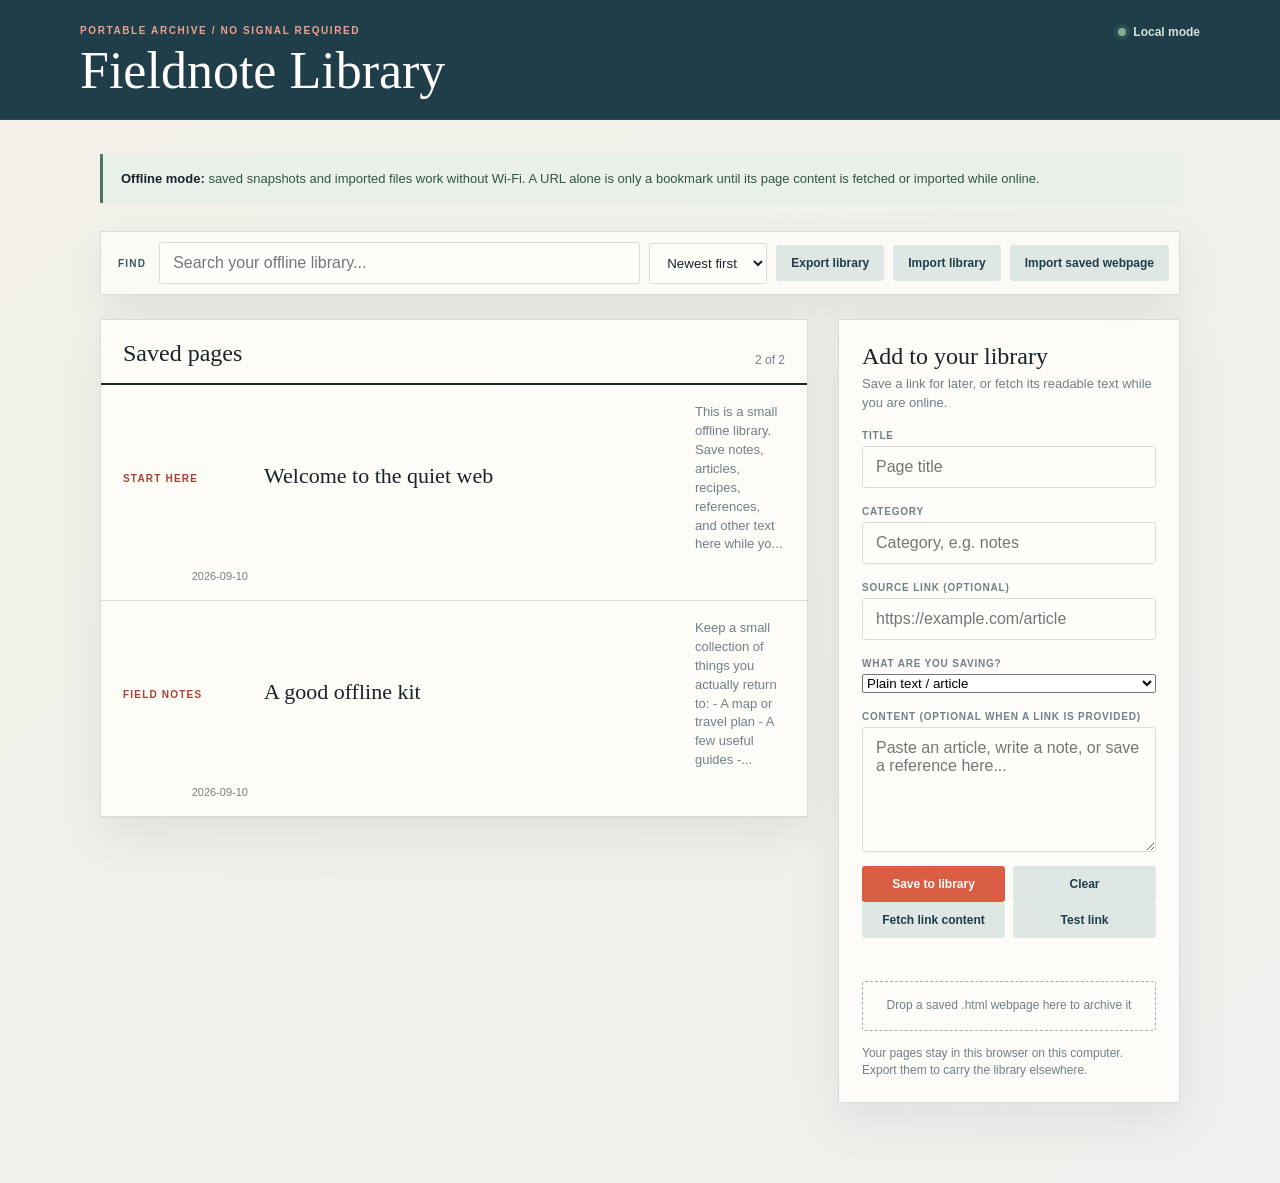
<file: legacy/offline-library.html>
<!doctype html>
<html lang="en">
<head>
  <meta charset="utf-8">
  <meta name="viewport" content="width=device-width, initial-scale=1">
  <title>Fieldnote Offline Library</title>
  <meta name="theme-color" content="#c94d35">
  <link rel="manifest" href="/manifest.webmanifest">
  <style>
    :root {
      --ink: #18232c;
      --muted: #71808a;
      --paper: #f4f1ea;
      --panel: #fffefa;
      --line: #d8ddd9;
      --accent: #d95d42;
      --accent-dark: #a94231;
      --blue: #315968;
      --blue-dark: #203d4a;
      --green: #4f7562;
      --shadow: 0 18px 45px rgba(29, 43, 49, .08);
    }

    * { box-sizing: border-box; }
    body {
      margin: 0;
      color: var(--ink);
      background: linear-gradient(135deg, #f4f1ea 0%, #eef1ed 100%);
      font-family: Georgia, "Times New Roman", serif;
    }

    header {
      padding: 25px clamp(20px, 6vw, 80px) 22px;
      border-bottom: 1px solid #294955;
      background: var(--blue-dark);
      color: #fffefa;
    }

    .topline, main { max-width: 1120px; margin: auto; }
    .topline { display: flex; justify-content: space-between; align-items: start; gap: 20px; }
    .eyebrow { margin: 0 0 9px; color: #eaa18e; font: 700 10px/1.2 "Trebuchet MS", sans-serif; letter-spacing: .16em; text-transform: uppercase; }
    h1 { margin: 0; font-size: clamp(30px, 5vw, 52px); line-height: .98; font-weight: 400; }
    .status { color: #d4e2dc; font: 700 12px "Trebuchet MS", sans-serif; white-space: nowrap; }
    .status::before { content: ""; display: inline-block; width: 8px; height: 8px; margin-right: 7px; border-radius: 50%; background: #79b18d; box-shadow: 0 0 0 4px rgba(121, 177, 141, .14); }

    main { padding: 34px 20px 80px; }
    .toolbar { display: flex; flex-wrap: wrap; gap: 9px; align-items: center; margin-bottom: 24px; padding: 10px; border: 1px solid var(--line); background: rgba(255, 254, 250, .72); box-shadow: var(--shadow); }
    .toolbar-label { padding: 0 4px 0 7px; color: var(--blue); font: 700 10px "Trebuchet MS", sans-serif; letter-spacing: .12em; text-transform: uppercase; }
    input, textarea, button { font: inherit; }
    input, textarea { border: 1px solid var(--line); border-radius: 3px; background: var(--panel); color: var(--ink); padding: 11px 13px; }
    #search { flex: 1 1 260px; font-family: "Trebuchet MS", sans-serif; }
    #sort { border: 1px solid var(--line); border-radius: 3px; background: var(--panel); color: var(--ink); padding: 11px 13px; }
    button { border: 0; border-radius: 3px; padding: 11px 15px; cursor: pointer; font-family: "Trebuchet MS", sans-serif; font-size: 12px; font-weight: 700; }
    button.primary { color: white; background: var(--accent); }
    button.primary:hover { background: var(--accent-dark); }
    button.quiet { color: var(--blue-dark); background: #dfe7e4; }
    button.icon { padding: 8px 10px; background: transparent; color: var(--muted); }
    button.icon:hover { color: var(--accent-dark); }

    .layout { display: grid; grid-template-columns: minmax(0, 1fr) 342px; gap: 30px; align-items: start; }
    .library, .reader, .composer { background: rgba(255, 254, 250, .88); border: 1px solid var(--line); box-shadow: var(--shadow); }
    .library { min-height: 430px; }
    .section-head { display: flex; justify-content: space-between; align-items: end; padding: 20px 22px 16px; border-bottom: 2px solid var(--ink); }
    h2, h3 { margin: 0; font-weight: 400; }
    h2 { font-size: 24px; }
    h3 { font-size: 25px; }
    .count { color: var(--muted); font: 12px "Trebuchet MS", sans-serif; }
    #cards { display: grid; gap: 0; }
    .card { display: grid; grid-template-columns: 125px minmax(0, 1fr) 90px; gap: 16px; align-items: center; min-height: 112px; padding: 18px 22px; border-bottom: 1px solid var(--line); background: transparent; cursor: pointer; transition: background .15s, padding .15s; }
    .card:hover { padding-left: 27px; background: #f0f5f2; }
    .card-tag { color: var(--accent-dark); font: 700 10px "Trebuchet MS", sans-serif; letter-spacing: .12em; text-transform: uppercase; }
    .card h3 { margin: 0 0 6px; font-size: 22px; }
    .card p { margin: 0; color: var(--muted); font: 13px/1.45 "Trebuchet MS", sans-serif; }
    .card-date { display: block; color: var(--muted); font: 11px "Trebuchet MS", sans-serif; text-align: right; }
    .empty { padding: 45px 25px; color: var(--muted); text-align: center; }

    .side { display: grid; gap: 18px; }
    .composer { padding: 23px; }
    .composer h2 { margin-bottom: 5px; }
    .composer input, .composer textarea, .composer select { width: 100%; margin-bottom: 10px; font-family: Arial, sans-serif; }
    .composer-intro { margin: 0 0 17px; color: var(--muted); font: 13px/1.45 "Trebuchet MS", sans-serif; }
    .field-label { display: block; margin: 8px 0 5px; color: var(--muted); font: 700 10px "Trebuchet MS", sans-serif; letter-spacing: .08em; text-transform: uppercase; }
    .composer textarea { min-height: 125px; resize: vertical; }
    .actions { display: flex; gap: 8px; }
    .actions button { flex: 1; }
    .fetch-status { min-height: 18px; margin: 11px 0 0; color: var(--muted); font: 12px/1.4 "Trebuchet MS", sans-serif; }
    .dropzone { margin-top: 14px; padding: 15px; border: 1px dashed #9fb2ae; border-radius: 3px; color: var(--muted); font: 12px/1.45 "Trebuchet MS", sans-serif; text-align: center; }
    .dropzone.dragging { border-color: var(--accent); background: #fff2e4; color: var(--accent-dark); }
    .diagnostic { margin: 0 0 28px; padding: 15px 18px; border-left: 3px solid var(--green); background: #eaf1eb; color: #315443; font: 13px/1.5 Arial, sans-serif; }
    .diagnostic strong { color: var(--ink); }
    .hint { margin: 14px 0 0; color: var(--muted); font: 12px/1.45 "Trebuchet MS", sans-serif; }

    .reader { display: none; margin-top: 30px; padding: clamp(25px, 5vw, 58px); }
    .reader.open { display: block; }
    .reader-meta { color: var(--accent-dark); font: 700 11px "Trebuchet MS", sans-serif; letter-spacing: .12em; text-transform: uppercase; }
    .reader h2 { margin: 12px 0 22px; font-size: clamp(30px, 5vw, 46px); }
    .reader-content { max-width: 720px; white-space: pre-wrap; font-size: 18px; line-height: 1.7; }
    .reader-content.code { padding: 18px; overflow-x: auto; background: #202426; color: #f5f0e7; font: 14px/1.6 Consolas, "Courier New", monospace; white-space: pre; }
    .page-preview { display: none; width: 100%; min-height: 520px; border: 1px solid var(--line); background: white; }
    .page-preview.open { display: block; }
    .reader-bar { display: flex; justify-content: space-between; align-items: center; gap: 10px; margin-top: 35px; padding-top: 15px; border-top: 1px solid var(--line); }
    .reader-actions { display: flex; flex-wrap: wrap; gap: 8px; }
    .reader-source { margin-top: 10px; color: var(--muted); font: 12px/1.4 "Trebuchet MS", sans-serif; overflow-wrap: anywhere; }
    .reader-source a { color: var(--accent-dark); }

    @media (max-width: 760px) {
      .topline { display: block; }
      .status { display: block; margin-top: 18px; }
      .layout { grid-template-columns: 1fr; }
      .card { grid-template-columns: 1fr 82px; gap: 6px 14px; }
      .card-tag { grid-column: 1 / -1; }
      .card h3, .card p { grid-column: 1; }
      .card-date { grid-column: 2; grid-row: 2 / span 2; }
      .reader-bar { align-items: flex-start; flex-direction: column; }
    }
  </style>
</head>
<body>
  <header>
    <div class="topline">
      <div>
        <p class="eyebrow">Portable archive / no signal required</p>
        <h1>Fieldnote Library</h1>
      </div>
      <div class="status">Local mode</div>
    </div>
  </header>

  <main>
    <p class="diagnostic"><strong>Offline mode:</strong> saved snapshots and imported files work without Wi-Fi. A URL alone is only a bookmark until its page content is fetched or imported while online.</p>
    <div class="toolbar">
      <span class="toolbar-label">Find</span>
      <input id="search" type="search" placeholder="Search your offline library..." aria-label="Search your offline library">
      <select id="sort" aria-label="Sort saved pages">
        <option value="recent">Newest first</option>
        <option value="oldest">Oldest first</option>
        <option value="title">Title A-Z</option>
        <option value="tag">Category</option>
      </select>
      <button id="export" class="quiet">Export library</button>
      <button id="importButton" class="quiet">Import library</button>
      <input id="importFile" type="file" accept="application/json" hidden>
      <button id="importPageButton" class="quiet">Import saved webpage</button>
      <input id="importPageFile" type="file" accept=".html,.htm,text/html" hidden>
    </div>

    <div class="layout">
      <section class="library" aria-label="Saved pages">
        <div class="section-head">
          <h2>Saved pages</h2>
          <span id="count" class="count"></span>
        </div>
        <div id="cards"></div>
      </section>

      <aside class="side">
        <section class="composer">
          <h2>Add to your library</h2>
          <p class="composer-intro">Save a link for later, or fetch its readable text while you are online.</p>
          <label class="field-label" for="title">Title</label>
          <input id="title" placeholder="Page title" maxlength="80">
          <label class="field-label" for="tag">Category</label>
          <input id="tag" placeholder="Category, e.g. notes" maxlength="30">
          <label class="field-label" for="url">Source link <span>(optional)</span></label>
          <input id="url" type="url" placeholder="https://example.com/article" aria-label="Page URL">
          <label class="field-label" for="contentType">What are you saving?</label>
          <select id="contentType" aria-label="Content type">
            <option value="text">Plain text / article</option>
            <option value="code">Code / source</option>
          </select>
          <label class="field-label" for="content">Content <span>(optional when a link is provided)</span></label>
          <textarea id="content" placeholder="Paste an article, write a note, or save a reference here..."></textarea>
          <div class="actions">
            <button id="save" class="primary">Save to library</button>
            <button id="clear" class="quiet">Clear</button>
          </div>
          <div class="actions">
            <button id="fetch" class="quiet">Fetch link content</button>
            <button id="openLink" class="quiet">Test link</button>
          </div>
          <p id="fetchStatus" class="fetch-status" aria-live="polite"></p>
          <div id="dropzone" class="dropzone">Drop a saved .html webpage here to archive it</div>
          <p class="hint">Your pages stay in this browser on this computer. Export them to carry the library elsewhere.</p>
        </section>
      </aside>
    </div>

    <article id="reader" class="reader" aria-live="polite">
      <div id="readerTag" class="reader-meta"></div>
      <h2 id="readerTitle"></h2>
      <div id="readerSource" class="reader-source"></div>
      <div id="readerContent" class="reader-content"></div>
      <iframe id="pagePreview" class="page-preview" title="Offline page preview" sandbox></iframe>
      <div class="reader-bar">
        <span id="readerDate" class="count"></span>
        <div class="reader-actions">
          <button id="fetchSaved" class="quiet">Fetch source</button>
          <button id="openSaved" class="quiet">Open source</button>
          <button id="delete" class="icon">Delete page</button>
        </div>
      </div>
    </article>
  </main>

  <script>
    const storageKey = "fieldnote-library-v1";
    const starterPages = [
      { id: "welcome", title: "Welcome to the quiet web", tag: "start here", content: "This is a small offline library.\n\nSave notes, articles, recipes, references, and other text here while you have a connection. Later, the library remains readable with no signal at all.", created: "2026-09-10" },
      { id: "packing", title: "A good offline kit", tag: "field notes", content: "Keep a small collection of things you actually return to:\n\n- A map or travel plan\n- A few useful guides\n- Emergency contacts\n- Favorite recipes\n- Reference notes for a project\n\nThe best archive is selective, searchable, and boringly reliable.", created: "2026-09-10" }
    ];

    let pages = loadPages();
    let selectedId = null;

    const $ = (id) => document.getElementById(id);

    function loadPages() {
      try {
        const saved = JSON.parse(localStorage.getItem(storageKey));
        return Array.isArray(saved) && saved.length ? saved : starterPages;
      } catch (error) {
        return starterPages;
      }
    }

    function savePages() {
      try {
        localStorage.setItem(storageKey, JSON.stringify(pages));
      } catch (error) {
        alert("The browser storage limit was reached. Export the library, then remove some large pages.");
      }
    }

    function render() {
      const query = $("search").value.trim().toLowerCase();
      const visible = pages.filter((page) => (page.title + " " + page.tag + " " + page.content).toLowerCase().includes(query));
      visible.sort((first, second) => {
        const sort = $("sort").value;
        if (sort === "title") return first.title.localeCompare(second.title);
        if (sort === "tag") return (first.tag || "").localeCompare(second.tag || "");
        if (sort === "oldest") return first.created.localeCompare(second.created);
        return second.created.localeCompare(first.created);
      });
      $("count").textContent = visible.length + " of " + pages.length;
      $("cards").innerHTML = visible.length ? visible.map((page) => `
        <div class="card" data-id="${escapeHtml(page.id)}">
          <span class="card-tag">${escapeHtml(page.tag || "saved page")}</span>
          <h3>${escapeHtml(page.title)}</h3>
          <p>${escapeHtml(page.content.slice(0, 105))}${page.content.length > 105 ? "..." : ""}</p>
          <span class="card-date">${escapeHtml(page.created)}</span>
        </div>`).join("") : '<div class="empty">Nothing in the library matches that search.</div>';

      document.querySelectorAll(".card").forEach((card) => card.addEventListener("click", () => openPage(card.dataset.id)));
      if (selectedId && pages.some((page) => page.id === selectedId)) openPage(selectedId, false);
    }

    function openPage(id, scroll = true) {
      const page = pages.find((item) => item.id === id);
      if (!page) return;
      selectedId = id;
      $("readerTag").textContent = page.tag || "saved page";
      $("readerTitle").textContent = page.title;
      const readerContent = $("readerContent");
      const pagePreview = $("pagePreview");
      readerContent.classList.toggle("code", page.contentType === "code");
      readerContent.textContent = page.content + (page.url ? "\n\nSource: " + page.url : "");
      readerContent.style.display = page.htmlContent ? "none" : "block";
      pagePreview.classList.toggle("open", Boolean(page.htmlContent));
      pagePreview.srcdoc = page.htmlContent || "";
      $("readerSource").innerHTML = page.url ? "Source link: <a href=\"" + escapeHtml(page.url) + "\" target=\"_blank\" rel=\"noopener noreferrer\">" + escapeHtml(page.url) + "</a>" : "Saved locally without a source link.";
      $("readerDate").textContent = "Saved " + page.created;
      $("fetchSaved").style.display = page.url ? "inline-block" : "none";
      $("openSaved").style.display = page.url ? "inline-block" : "none";
      $("reader").classList.add("open");
      if (scroll) $("reader").scrollIntoView({ behavior: "smooth", block: "start" });
    }

    function escapeHtml(value) {
      return String(value).replace(/[&<>'"]/g, (character) => ({ "&": "&amp;", "<": "&lt;", ">": "&gt;", "'": "&#39;", '"': "&quot;" }[character]));
    }

    function getUrl() {
      const value = $("url").value.trim();
      if (!value) return "";
      try {
        const parsed = new URL(value);
        if (parsed.protocol !== "http:" && parsed.protocol !== "https:") throw new Error("Unsupported protocol");
        return parsed.href;
      } catch (error) {
        throw new Error("Enter a complete http:// or https:// link.");
      }
    }

    function addPage(title, tag, content, url) {
      const page = { id: "page-" + Date.now(), title, tag: tag || "saved page", content, url: url || "", contentType: $("contentType").value, created: new Date().toISOString().slice(0, 10) };
      pages.unshift(page);
      savePages();
      render();
      openPage(page.id);
      return page;
    }

    function makeOfflineSnapshot(documentCopy) {
      documentCopy.querySelectorAll("script, noscript, iframe, object, embed, form, input, button").forEach((element) => element.remove());
      documentCopy.querySelectorAll("a").forEach((link) => {
        link.setAttribute("target", "_blank");
        link.setAttribute("rel", "noopener noreferrer");
      });
      const styles = Array.from(documentCopy.querySelectorAll("style")).map((style) => style.outerHTML).join("\n");
      const body = documentCopy.body ? documentCopy.body.innerHTML : "";
      return "<!doctype html><html><head><meta charset=\"utf-8\"><style>body{margin:24px;font-family:system-ui,Arial,sans-serif;line-height:1.6;color:#202426}img{max-width:100%;height:auto}pre{overflow:auto;padding:12px;background:#eee}</style>" + styles + "</head><body>" + body + "</body></html>";
    }

    function readPageContent(documentCopy) {
      documentCopy.querySelectorAll("script, style, noscript, nav, footer, header").forEach((element) => element.remove());
      return (documentCopy.body ? documentCopy.body.innerText : "").replace(/\n{3,}/g, "\n\n").trim();
    }

    async function fetchSnapshot(url) {
      try {
        const localResponse = await fetch("/api/fetch?url=" + encodeURIComponent(url));
        if (localResponse.ok) {
          const localResult = await localResponse.json();
          if (localResult.snapshot) return localResult;
        }
      } catch (error) {
        // The app can still use the browser fetch when the companion service is not running.
      }

      const response = await fetch(url, { mode: "cors" });
      if (!response.ok) throw new Error("The site returned " + response.status + ".");
      const html = await response.text();
      const documentCopy = new DOMParser().parseFromString(html, "text/html");
      const snapshot = makeOfflineSnapshot(documentCopy);
      const contentDocument = new DOMParser().parseFromString(snapshot, "text/html");
      return {
        title: documentCopy.title || url,
        snapshot,
        content: readPageContent(contentDocument)
      };
    }

    function importHtmlFile(file) {
      if (!file || !/\.html?$/i.test(file.name)) {
        alert("Choose a saved .html or .htm webpage.");
        return;
      }
      const reader = new FileReader();
      reader.onload = () => {
        const documentCopy = new DOMParser().parseFromString(reader.result, "text/html");
        const snapshot = makeOfflineSnapshot(documentCopy);
        const contentDocument = new DOMParser().parseFromString(snapshot, "text/html");
        const content = readPageContent(contentDocument);
        if (!content) {
          alert("That webpage did not contain readable content.");
          return;
        }
        const importedPage = addPage(documentCopy.title || file.name, "imported webpage", content, "");
        importedPage.htmlContent = snapshot;
        savePages();
        render();
        openPage(importedPage.id, false);
      };
      reader.readAsText(file);
    }

    $("search").addEventListener("input", render);
    $("sort").addEventListener("change", render);
    $("save").addEventListener("click", () => {
      const title = $("title").value.trim();
      const content = $("content").value.trim();
      let url;
      try {
        url = getUrl();
      } catch (error) {
        alert(error.message);
        return;
      }
      if (!title || (!content && !url)) {
        alert("Add a title and some content or a link first.");
        return;
      }
      addPage(title, $("tag").value.trim(), content || "Saved link. Fetch the source when you are online.", url);
      $("title").value = "";
      $("tag").value = "";
      $("url").value = "";
      $("contentType").value = "text";
      $("content").value = "";
    });

    $("clear").addEventListener("click", () => {
      $("title").value = "";
      $("tag").value = "";
      $("url").value = "";
      $("contentType").value = "text";
      $("content").value = "";
      $("fetchStatus").textContent = "";
    });

    $("openLink").addEventListener("click", () => {
      try {
        const url = getUrl();
        if (!url) throw new Error("Add a link first.");
        window.open(url, "_blank", "noopener,noreferrer");
      } catch (error) {
        alert(error.message);
      }
    });

    $("fetch").addEventListener("click", async () => {
      let url;
      try {
        url = getUrl();
        if (!url) throw new Error("Add a link first.");
      } catch (error) {
        alert(error.message);
        return;
      }

      $("fetchStatus").textContent = "Trying to fetch the page...";
      try {
        const result = await fetchSnapshot(url);
        const content = result.content || readPageContent(new DOMParser().parseFromString(result.snapshot, "text/html"));
        if (!content) throw new Error("The page did not contain readable text.");
        const title = $("title").value.trim() || result.title || url;
        const fetchedPage = addPage(title, $("tag").value.trim() || "offline snapshot", content, url);
        fetchedPage.htmlContent = result.snapshot;
        fetchedPage.contentType = "text";
        savePages();
        $("title").value = "";
        $("tag").value = "";
        $("url").value = "";
        $("contentType").value = "text";
        $("content").value = "";
        $("fetchStatus").textContent = "Fetched through the local archive service and saved locally.";
      } catch (error) {
        $("fetchStatus").textContent = "Fetch blocked by this site or browser. Use Save locally to keep the link, or paste the page text.";
      }
    });

    $("openSaved").addEventListener("click", () => {
      const page = pages.find((item) => item.id === selectedId);
      if (page && page.url) window.open(page.url, "_blank", "noopener,noreferrer");
    });

    $("fetchSaved").addEventListener("click", async () => {
      const page = pages.find((item) => item.id === selectedId);
      if (!page || !page.url) return;
      $("fetchSaved").textContent = "Fetching...";
      try {
        const result = await fetchSnapshot(page.url);
        const content = result.content || readPageContent(new DOMParser().parseFromString(result.snapshot, "text/html"));
        if (!content) throw new Error("No readable content");
        page.content = content;
        page.htmlContent = result.snapshot;
        page.contentType = "text";
        page.title = page.title.indexOf("http") === 0 ? result.title || page.title : page.title;
        savePages();
        render();
        openPage(page.id, false);
      } catch (error) {
        alert("This site blocked browser fetching. Save or paste its content instead.");
      } finally {
        $("fetchSaved").textContent = "Fetch source";
      }
    });

    $("delete").addEventListener("click", () => {
      if (!selectedId || !confirm("Delete this saved page?")) return;
      pages = pages.filter((page) => page.id !== selectedId);
      selectedId = null;
      $("reader").classList.remove("open");
      savePages();
      render();
    });

    $("export").addEventListener("click", () => {
      const blob = new Blob([JSON.stringify(pages, null, 2)], { type: "application/json" });
      const link = document.createElement("a");
      link.href = URL.createObjectURL(blob);
      link.download = "fieldnote-library.json";
      link.click();
      URL.revokeObjectURL(link.href);
    });

    $("importButton").addEventListener("click", () => $("importFile").click());
    $("importFile").addEventListener("change", (event) => {
      const file = event.target.files[0];
      if (!file) return;
      const reader = new FileReader();
      reader.onload = () => {
        try {
          const incoming = JSON.parse(reader.result);
          if (!Array.isArray(incoming)) throw new Error("Invalid library");
          pages = incoming.filter((page) => page.title && page.content).map((page) => ({ ...page, id: page.id || "page-" + Date.now() }));
          savePages();
          render();
          alert("Library imported.");
        } catch (error) {
          alert("That file is not a valid Fieldnote library.");
        }
      };
      reader.readAsText(file);
      event.target.value = "";
    });

    $("importPageButton").addEventListener("click", () => $("importPageFile").click());
    $("importPageFile").addEventListener("change", (event) => {
      const file = event.target.files[0];
      if (!file) return;
      importHtmlFile(file);
      event.target.value = "";
    });

    $("dropzone").addEventListener("dragover", (event) => {
      event.preventDefault();
      $("dropzone").classList.add("dragging");
    });
    $("dropzone").addEventListener("dragleave", () => $("dropzone").classList.remove("dragging"));
    $("dropzone").addEventListener("drop", (event) => {
      event.preventDefault();
      $("dropzone").classList.remove("dragging");
      importHtmlFile(event.dataTransfer.files[0]);
    });

    render();
    if ("serviceWorker" in navigator && location.protocol !== "file:") {
      navigator.serviceWorker.register("/sw.js").catch(() => {});
    }
  </script>
</body>
</html>
</file>
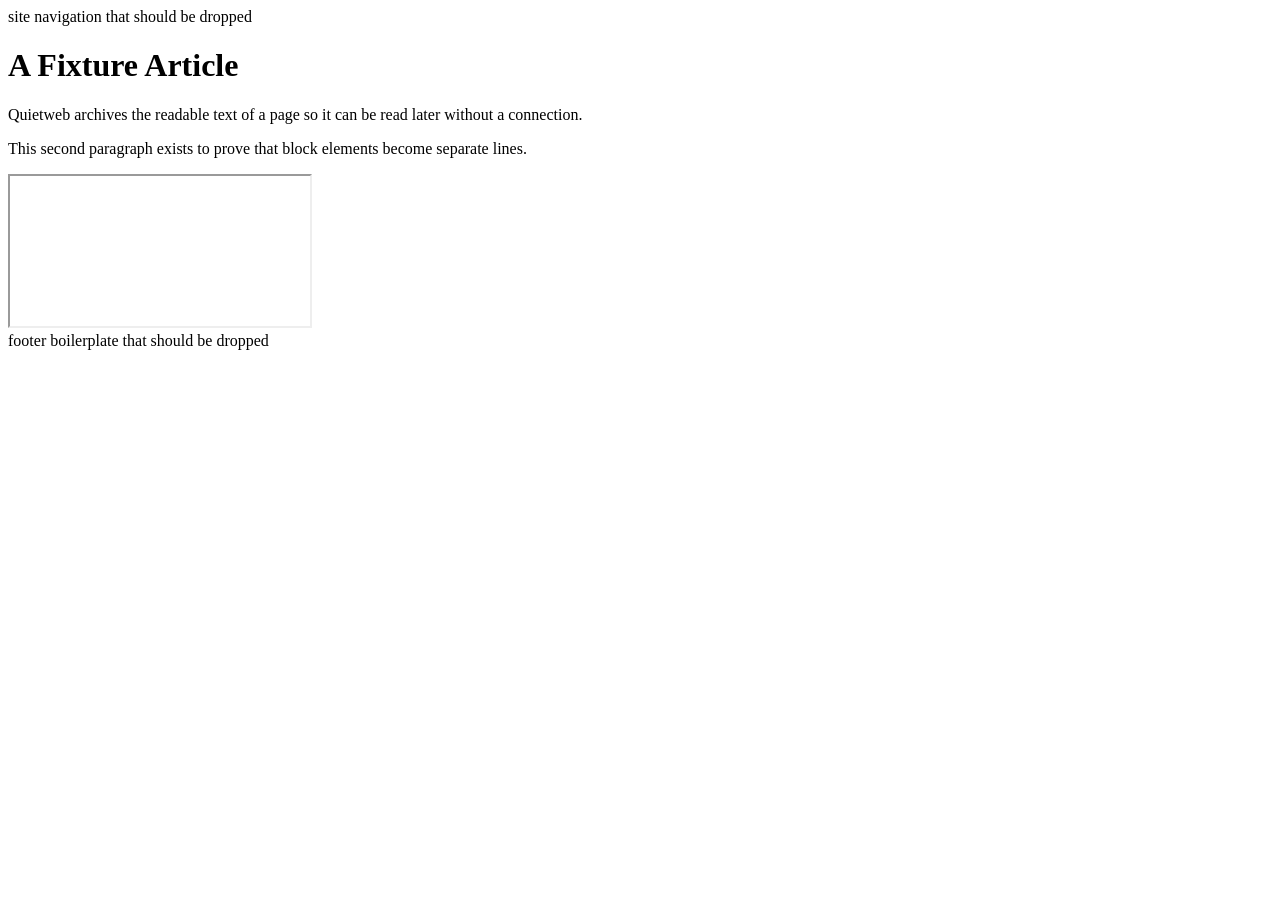
<file: scripts/browser/fixture/article.html>
<!doctype html>
<html lang="en">
<head>
  <meta charset="utf-8">
  <title>A Fixture Article</title>
  <script>window.__ran = true; document.title = "PWNED";</script>
</head>
<body onload="window.__onload = true">
  <nav>site navigation that should be dropped</nav>
  <h1>A Fixture Article</h1>
  <p>Quietweb archives the readable text of a page so it can be read later without a connection.</p>
  <p>This second paragraph exists to prove that block elements become separate lines.</p>
  <iframe src="http://example.invalid/tracker"></iframe>
  <footer>footer boilerplate that should be dropped</footer>
</body>
</html>
</file>
